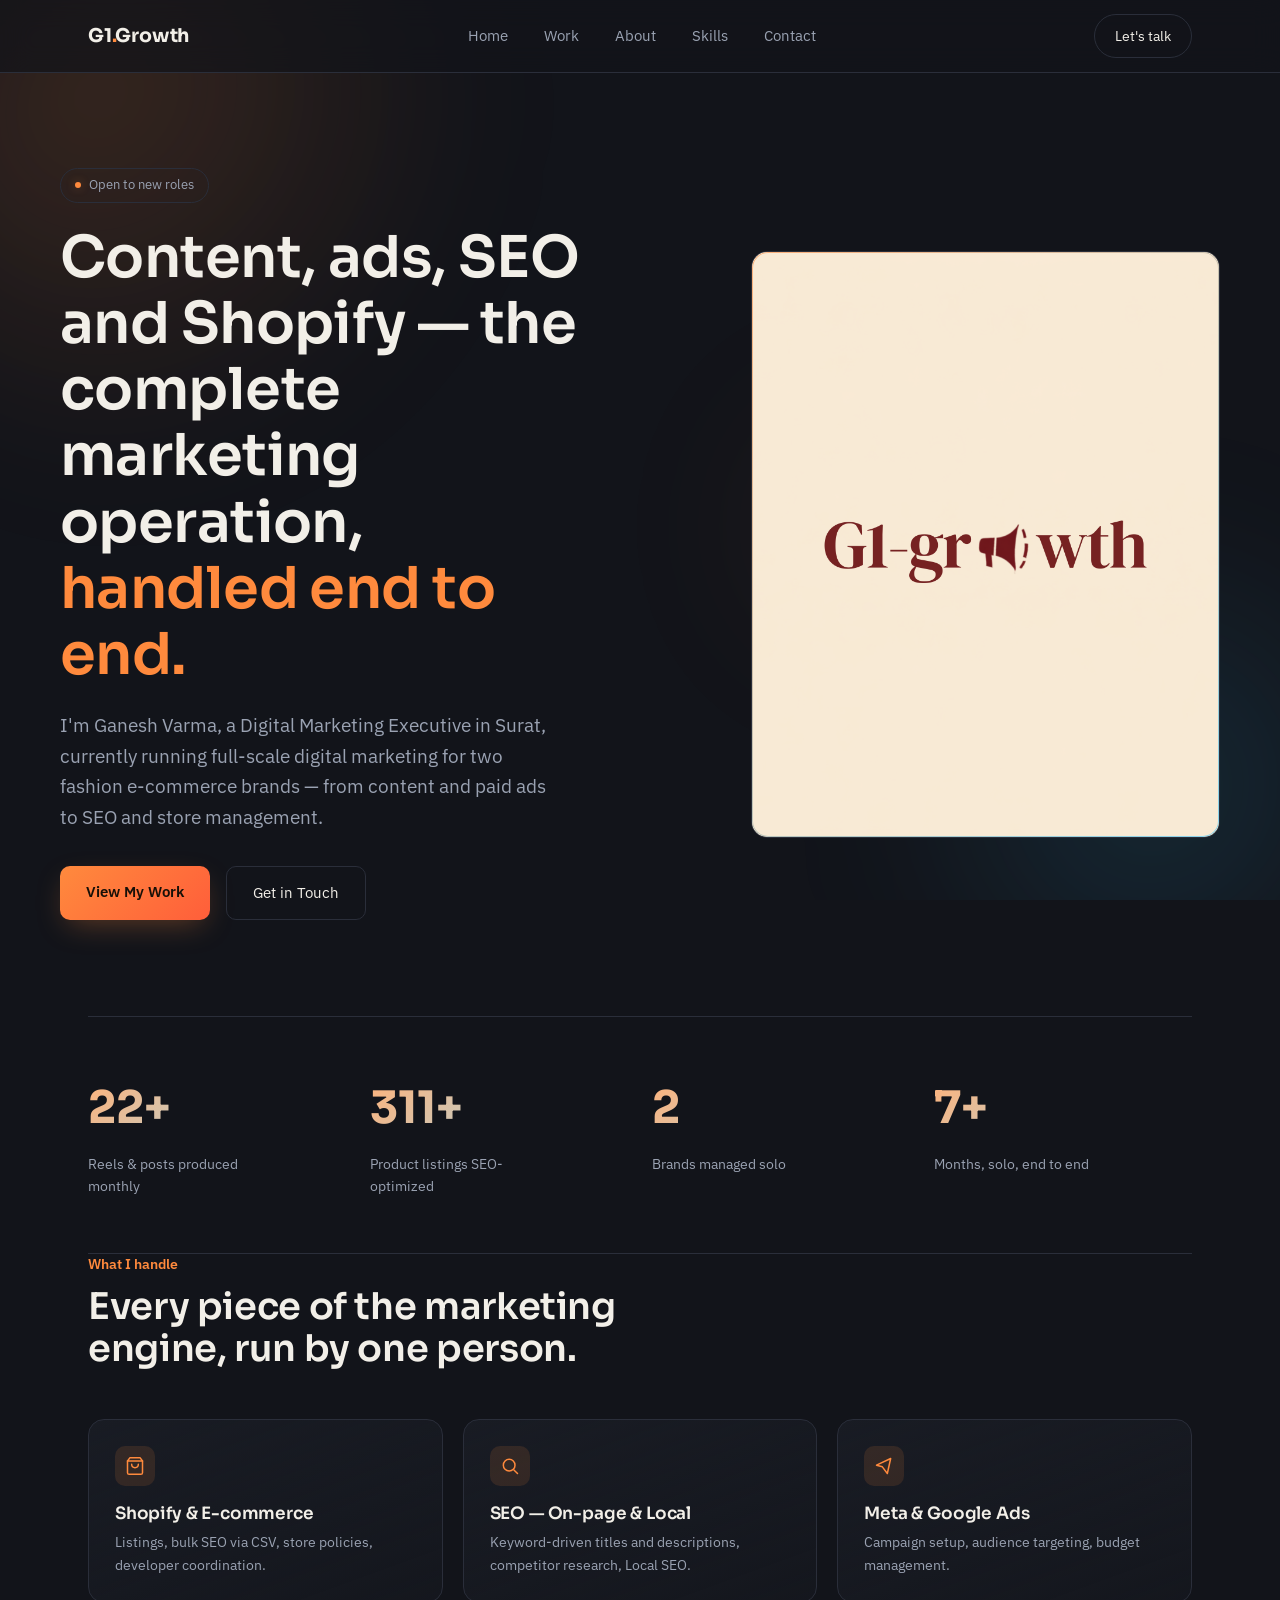
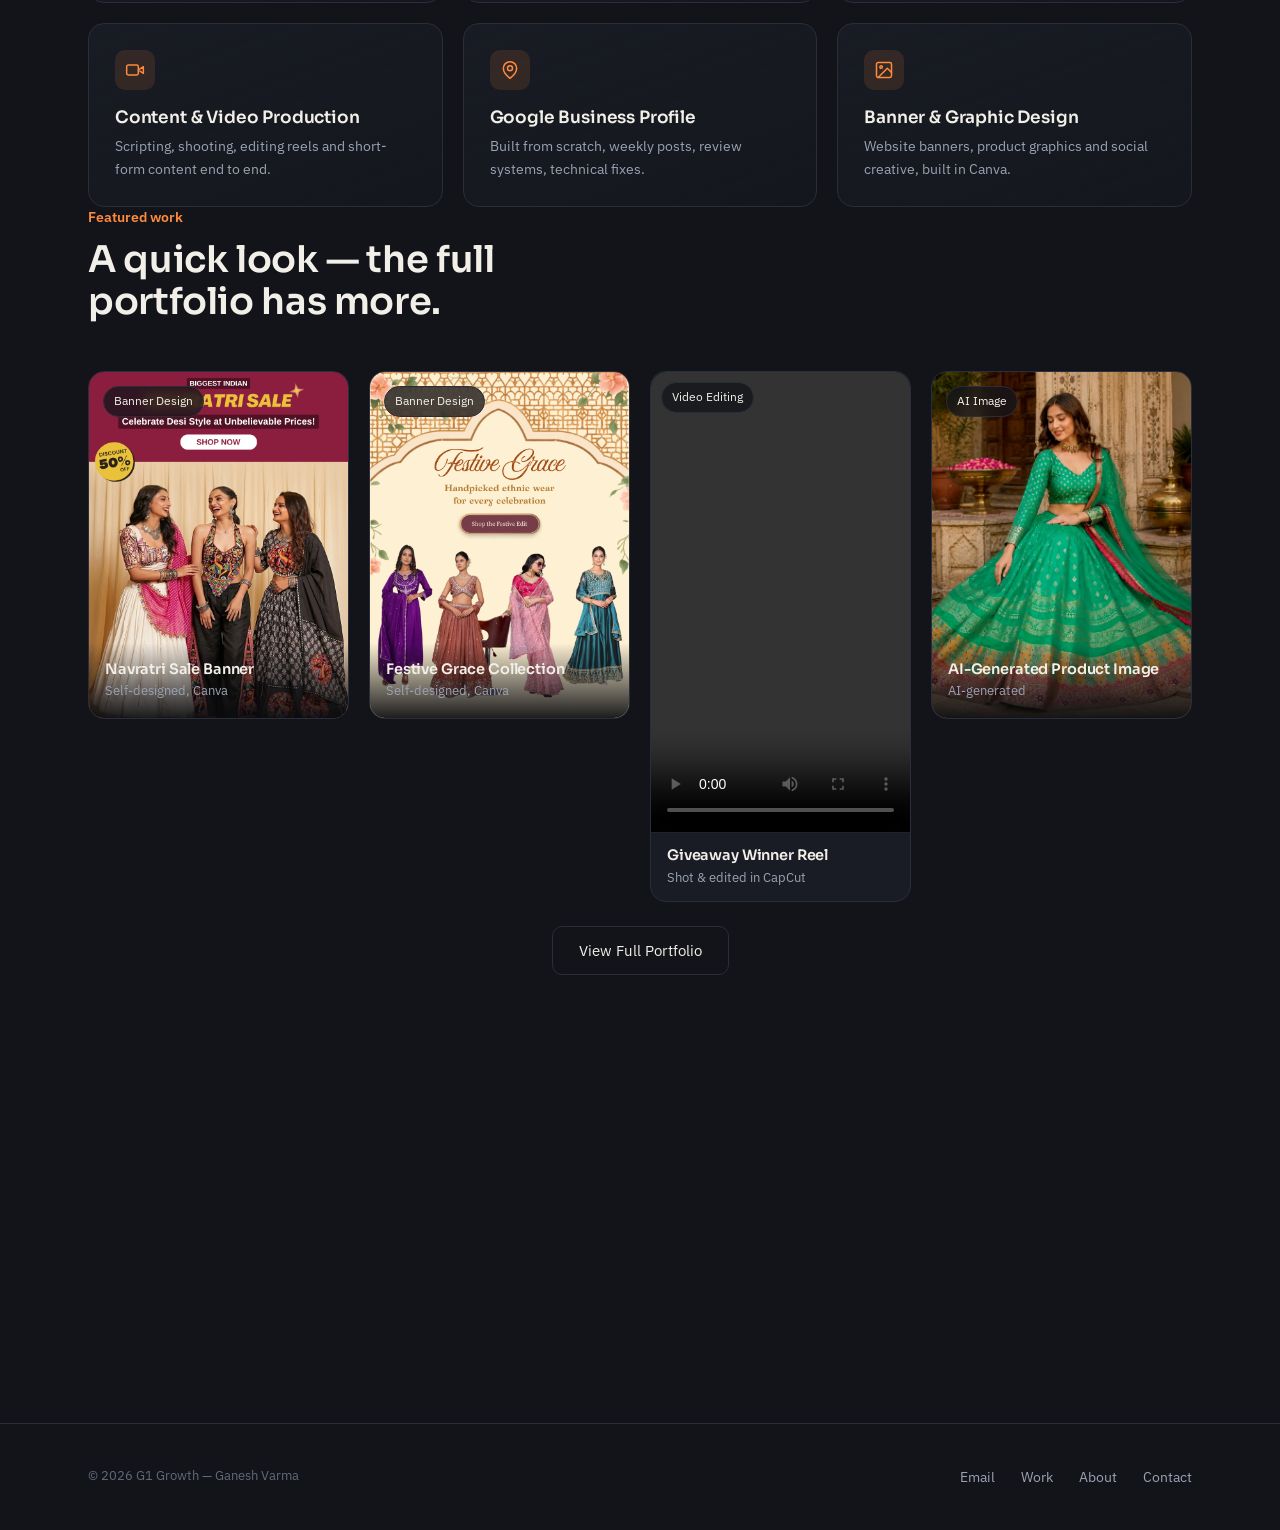
<file: index.html>
<!DOCTYPE html>
<html lang="en">
<head>

<!-- Google tag (gtag.js) -->
<script async src="https://www.googletagmanager.com/gtag/js?id=G-8WJJZ3M951"></script>
<script>
  window.dataLayer = window.dataLayer || [];
  function gtag(){dataLayer.push(arguments);}
  gtag('js', new Date());

  gtag('config', 'G-8WJJZ3M951');
</script>

<meta name="google-site-verification" content="4gYM3lG-DfyWp9-trk3fWMXSA1-OEh-nPseWlZ6TNWQ" />

<meta charset="UTF-8" />
<meta name="viewport" content="width=device-width, initial-scale=1.0" />
<title>Ganesh Varma | G1 Growth — Digital Marketing Executive</title>
<meta name="description" content="Ganesh Varma — solo digital marketing executive handling Shopify, SEO, ads, content and Google Business Profile end to end." />
<link rel="preconnect" href="https://fonts.googleapis.com" />
<link rel="preconnect" href="https://fonts.gstatic.com" crossorigin />
<link href="https://fonts.googleapis.com/css2?family=Sora:wght@500;600;700&family=IBM+Plex+Sans:wght@400;500;600&display=swap" rel="stylesheet" />
<link rel="stylesheet" href="css/style.css" />
</head>
<body>

<div class="ambient">
  <span class="b1"></span>
  <span class="b2"></span>
  <span class="b3"></span>
</div>

<nav class="nav">
  <div class="wrap">
    <a href="index.html" class="nav-mark">G1<span>.</span>Growth</a>
    <ul class="nav-links">
      <li><a href="index.html">Home</a></li>
      <li><a href="work.html">Work</a></li>
      <li><a href="about.html">About</a></li>
      <li><a href="skills.html">Skills</a></li>
      <li><a href="contact.html">Contact</a></li>
    </ul>
    <a href="contact.html" class="nav-cta">Let's talk</a>
  </div>
</nav>

<!-- ============ HERO ============ -->
<header class="hero wrap">
  <div>
    <span class="eyebrow-tag"><span class="dot"></span> Open to new roles</span>
    <h1>Content, ads, SEO and Shopify — the complete marketing operation, <span class="accent">handled end to end.</span></h1>
    <p class="hero-tagline">I'm Ganesh Varma, a Digital Marketing Executive in Surat, currently running full-scale digital marketing for two fashion e-commerce brands — from content and paid ads to SEO and store management.</p>
    <div class="hero-actions">
      <a href="work.html" class="btn-primary">View My Work</a>
      <a href="contact.html" class="btn-ghost">Get in Touch</a>
    </div>
  </div>
  <div class="hero-photo">
    <img src="images/my-photo.png" alt="Ganesh Varma" />
  </div>
</header>

<!-- ============ STATS ============ -->
<section class="wrap">
  <div class="stats reveal">
    <div>
      <div class="stat-num" data-count="25" data-suffix="+">0</div>
      <div class="stat-label">Reels &amp; posts produced monthly</div>
    </div>
    <div>
      <div class="stat-num" data-count="350" data-suffix="+">0</div>
      <div class="stat-label">Product listings SEO-optimized</div>
    </div>
    <div>
      <div class="stat-num" data-count="2">0</div>
      <div class="stat-label">Brands managed solo</div>
    </div>
    <div>
      <div class="stat-num" data-count="8" data-suffix="+">0</div>
      <div class="stat-label">Months, solo, end to end</div>
    </div>
  </div>
</section>

<!-- ============ SKILLS TEASER ============ -->
<section class="wrap" id="skills">
  <div class="section-head reveal">
    <div class="section-kicker">What I handle</div>
    <h2>Every piece of the marketing engine, run by one person.</h2>
  </div>
  <div class="skills-grid reveal reveal-stagger">
    <div class="skill-card" style="--i:0">
      <div class="skill-icon">
        <svg viewBox="0 0 24 24" fill="none" stroke="currentColor" stroke-width="1.8" stroke-linecap="round" stroke-linejoin="round"><path d="M6 2 3 6v14a2 2 0 0 0 2 2h14a2 2 0 0 0 2-2V6l-3-4Z"/><path d="M3 6h18"/><path d="M16 10a4 4 0 0 1-8 0"/></svg>
      </div>
      <h3>Shopify &amp; E-commerce</h3>
      <p>Listings, bulk SEO via CSV, store policies, developer coordination.</p>
    </div>
    <div class="skill-card" style="--i:1">
      <div class="skill-icon">
        <svg viewBox="0 0 24 24" fill="none" stroke="currentColor" stroke-width="1.8" stroke-linecap="round" stroke-linejoin="round"><circle cx="11" cy="11" r="7"/><path d="m21 21-4.3-4.3"/></svg>
      </div>
      <h3>SEO — On-page &amp; Local</h3>
      <p>Keyword-driven titles and descriptions, competitor research, Local SEO.</p>
    </div>
    <div class="skill-card" style="--i:2">
      <div class="skill-icon">
        <svg viewBox="0 0 24 24" fill="none" stroke="currentColor" stroke-width="1.8" stroke-linecap="round" stroke-linejoin="round"><path d="M3 11 20 3l-4 18-6-8-7-2Z"/></svg>
      </div>
      <h3>Meta &amp; Google Ads</h3>
      <p>Campaign setup, audience targeting, budget management.</p>
    </div>
    <div class="skill-card" style="--i:3">
      <div class="skill-icon">
        <svg viewBox="0 0 24 24" fill="none" stroke="currentColor" stroke-width="1.8" stroke-linecap="round" stroke-linejoin="round"><path d="m22 8-6 4 6 4V8Z"/><rect x="2" y="6" width="14" height="12" rx="2"/></svg>
      </div>
      <h3>Content &amp; Video Production</h3>
      <p>Scripting, shooting, editing reels and short-form content end to end.</p>
    </div>
    <div class="skill-card" style="--i:4">
      <div class="skill-icon">
        <svg viewBox="0 0 24 24" fill="none" stroke="currentColor" stroke-width="1.8" stroke-linecap="round" stroke-linejoin="round"><path d="M20 10c0 6-8 12-8 12s-8-6-8-12a8 8 0 0 1 16 0Z"/><circle cx="12" cy="10" r="3"/></svg>
      </div>
      <h3>Google Business Profile</h3>
      <p>Built from scratch, weekly posts, review systems, technical fixes.</p>
    </div>
    <div class="skill-card" style="--i:5">
      <div class="skill-icon">
        <svg viewBox="0 0 24 24" fill="none" stroke="currentColor" stroke-width="1.8" stroke-linecap="round" stroke-linejoin="round"><rect x="3" y="3" width="18" height="18" rx="2"/><circle cx="8.5" cy="8.5" r="1.5"/><path d="m21 15-5-5L5 21"/></svg>
      </div>
      <h3>Banner &amp; Graphic Design</h3>
      <p>Website banners, product graphics and social creative, built in Canva.</p>
    </div>
  </div>
</section>

<!-- ============ FEATURED WORK ============ -->
<section class="wrap" id="featured">
  <div class="section-head reveal">
    <div class="section-kicker">Featured work</div>
    <h2>A quick look — the full portfolio has more.</h2>
  </div>
  <div class="work-grid reveal reveal-stagger">
    <div class="work-card" style="--i:0">
      <span class="work-tag">Banner Design</span>
      <img src="images/work-navratri-banner.png" alt="Navratri Sale website banner" />
      <div class="work-caption">
        <h4>Navratri Sale Banner</h4>
        <p>Self-designed, Canva</p>
      </div>
    </div>
    <div class="work-card" style="--i:1">
      <span class="work-tag">Banner Design</span>
      <img src="images/work-festive-grace-banner.png" alt="Festive Grace collection banner" />
      <div class="work-caption">
        <h4>Festive Grace Collection</h4>
        <p>Self-designed, Canva</p>
      </div>
    </div>
    <div class="work-card video-card" style="--i:2">
      <div class="video-frame">
        <span class="work-tag">Video Editing</span>
        <video src="videos/work-giveaway-video.mp4" controls></video>
      </div>
      <div class="work-caption-static">
        <h4>Giveaway Winner Reel</h4>
        <p>Shot &amp; edited in CapCut</p>
      </div>
    </div>
    <div class="work-card" style="--i:3">
      <span class="work-tag">AI Image</span>
      <img src="images/green-lehenga-1.png" alt="AI-generated green lehenga" />
      <div class="work-caption">
        <h4>AI-Generated Product Image</h4>
        <p>AI-generated</p>
      </div>
    </div>
  </div>
  <div class="section-footer-action reveal">
    <a href="work.html" class="btn-ghost">View Full Portfolio</a>
  </div>
</section>

<!-- ============ CLOSING CTA ============ -->
<section class="wrap cta-section reveal">
  <h2>Looking for someone who can run the whole thing?</h2>
  <p>I'm currently open to full-time roles where I can own marketing end to end — happy to walk through any of the work above in more detail.</p>
  <a href="contact.html" class="btn-primary">Get in Touch</a>
</section>

<footer>
  <div class="wrap footer-inner">
    <div class="footer-copy">© 2026 G1 Growth — Ganesh Varma</div>
    <ul class="footer-links">
      <li><a href="mailto:ganeshvarma.work@gmail.com">Email</a></li>
      <li><a href="work.html">Work</a></li>
      <li><a href="about.html">About</a></li>
      <li><a href="contact.html">Contact</a></li>
    </ul>
  </div>
</footer>

<script src="js/script.js"></script>
</body>
</html>
</file>
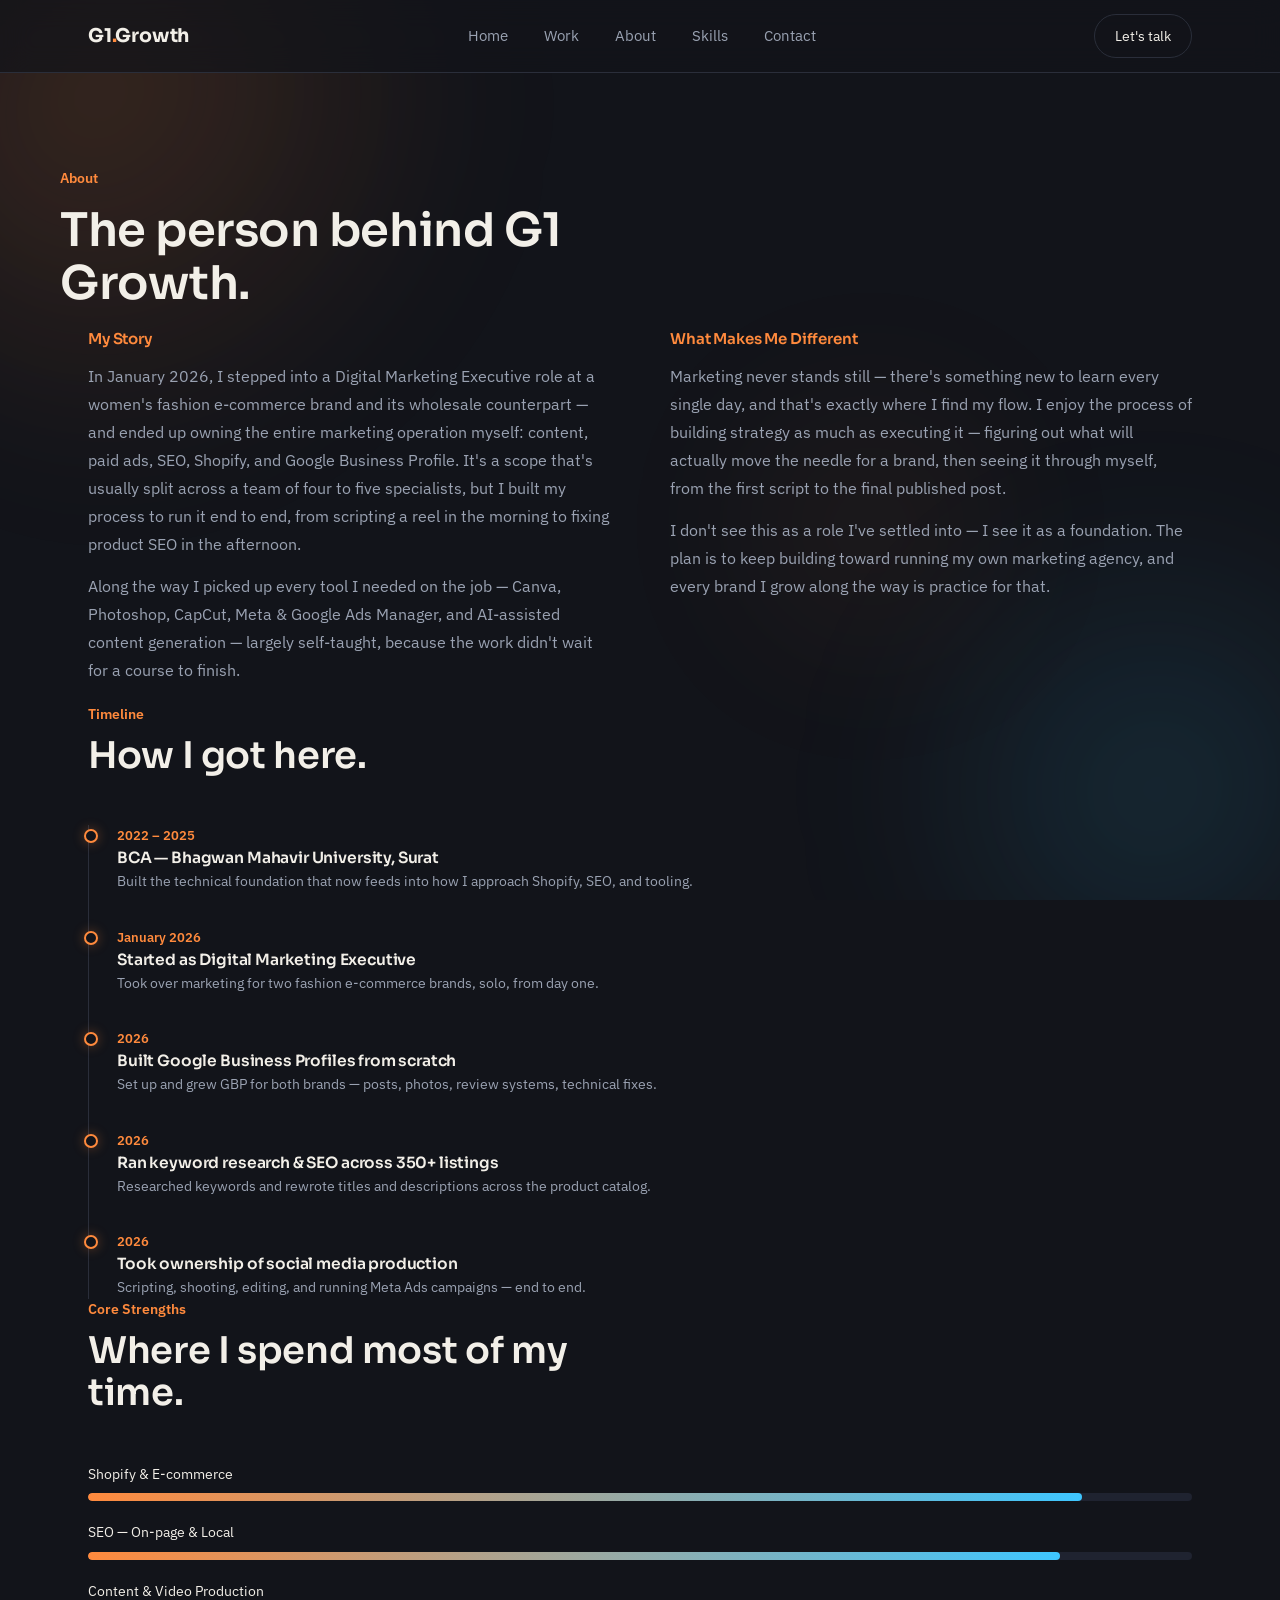
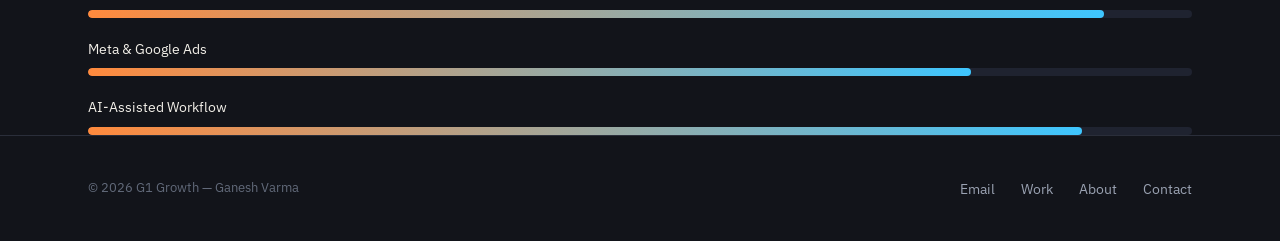
<file: about.html>
<!DOCTYPE html>
<html lang="en">
<head>

<!-- Google tag (gtag.js) -->
<script async src="https://www.googletagmanager.com/gtag/js?id=G-8WJJZ3M951"></script>
<script>
  window.dataLayer = window.dataLayer || [];
  function gtag(){dataLayer.push(arguments);}
  gtag('js', new Date());

  gtag('config', 'G-8WJJZ3M951');
</script>

<meta charset="UTF-8" />
<meta name="viewport" content="width=device-width, initial-scale=1.0" />
<title>About — Ganesh Varma | G1 Growth</title>
<meta name="description" content="About Ganesh Varma — Digital Marketing Executive, the story behind G1 Growth." />
<link rel="preconnect" href="https://fonts.googleapis.com" />
<link rel="preconnect" href="https://fonts.gstatic.com" crossorigin />
<link href="https://fonts.googleapis.com/css2?family=Sora:wght@500;600;700&family=IBM+Plex+Sans:wght@400;500;600&display=swap" rel="stylesheet" />
<link rel="stylesheet" href="css/style.css" />
</head>
<body>

<div class="ambient">
  <span class="b1"></span>
  <span class="b2"></span>
  <span class="b3"></span>
</div>

<nav class="nav">
  <div class="wrap">
    <a href="index.html" class="nav-mark">G1<span>.</span>Growth</a>
    <ul class="nav-links">
      <li><a href="index.html">Home</a></li>
      <li><a href="work.html">Work</a></li>
      <li><a href="about.html">About</a></li>
      <li><a href="skills.html">Skills</a></li>
      <li><a href="contact.html">Contact</a></li>
    </ul>
    <a href="contact.html" class="nav-cta">Let's talk</a>
  </div>
</nav>

<header class="page-header wrap">
  <div class="section-kicker">About</div>
  <h1>The person behind G1 Growth.</h1>
</header>

<section class="wrap about-grid">
  <div class="about-block reveal">
    <h3>My Story</h3>
    <p>In January 2026, I stepped into a Digital Marketing Executive role at a women's fashion e-commerce brand and its wholesale counterpart — and ended up owning the entire marketing operation myself: content, paid ads, SEO, Shopify, and Google Business Profile. It's a scope that's usually split across a team of four to five specialists, but I built my process to run it end to end, from scripting a reel in the morning to fixing product SEO in the afternoon.</p>
    <p>Along the way I picked up every tool I needed on the job — Canva, Photoshop, CapCut, Meta &amp; Google Ads Manager, and AI-assisted content generation — largely self-taught, because the work didn't wait for a course to finish.</p>
  </div>
  <div class="about-block reveal">
    <h3>What Makes Me Different</h3>
    <p>Marketing never stands still — there's something new to learn every single day, and that's exactly where I find my flow. I enjoy the process of building strategy as much as executing it — figuring out what will actually move the needle for a brand, then seeing it through myself, from the first script to the final published post.</p>
    <p>I don't see this as a role I've settled into — I see it as a foundation. The plan is to keep building toward running my own marketing agency, and every brand I grow along the way is practice for that.</p>
  </div>
</section>

<section class="wrap">
  <div class="section-head reveal">
    <div class="section-kicker">Timeline</div>
    <h2>How I got here.</h2>
  </div>
  <div class="timeline reveal reveal-stagger">
    <div class="timeline-item" style="--i:0">
      <div class="t-date">2022 – 2025</div>
      <h4>BCA — Bhagwan Mahavir University, Surat</h4>
      <p>Built the technical foundation that now feeds into how I approach Shopify, SEO, and tooling.</p>
    </div>
    <div class="timeline-item" style="--i:1">
      <div class="t-date">January 2026</div>
      <h4>Started as Digital Marketing Executive</h4>
      <p>Took over marketing for two fashion e-commerce brands, solo, from day one.</p>
    </div>
    <div class="timeline-item" style="--i:2">
      <div class="t-date">2026</div>
      <h4>Built Google Business Profiles from scratch</h4>
      <p>Set up and grew GBP for both brands — posts, photos, review systems, technical fixes.</p>
    </div>
    <div class="timeline-item" style="--i:3">
      <div class="t-date">2026</div>
      <h4>Ran keyword research &amp; SEO across 350+ listings</h4>
      <p>Researched keywords and rewrote titles and descriptions across the product catalog.</p>
    </div>
    <div class="timeline-item" style="--i:4">
      <div class="t-date">2026</div>
      <h4>Took ownership of social media production</h4>
      <p>Scripting, shooting, editing, and running Meta Ads campaigns — end to end.</p>
    </div>
  </div>
</section>

<section class="wrap">
  <div class="section-head reveal">
    <div class="section-kicker">Core Strengths</div>
    <h2>Where I spend most of my time.</h2>
  </div>
  <div class="meter-list reveal reveal-stagger">
    <div class="meter-row" style="--i:0">
      <div class="meter-label"><span>Shopify &amp; E-commerce</span></div>
      <div class="meter-track"><div class="meter-fill" style="--fill: 90%"></div></div>
    </div>
    <div class="meter-row" style="--i:1">
      <div class="meter-label"><span>SEO — On-page &amp; Local</span></div>
      <div class="meter-track"><div class="meter-fill" style="--fill: 88%"></div></div>
    </div>
    <div class="meter-row" style="--i:2">
      <div class="meter-label"><span>Content &amp; Video Production</span></div>
      <div class="meter-track"><div class="meter-fill" style="--fill: 92%"></div></div>
    </div>
    <div class="meter-row" style="--i:3">
      <div class="meter-label"><span>Meta &amp; Google Ads</span></div>
      <div class="meter-track"><div class="meter-fill" style="--fill: 80%"></div></div>
    </div>
    <div class="meter-row" style="--i:4">
      <div class="meter-label"><span>AI-Assisted Workflow</span></div>
      <div class="meter-track"><div class="meter-fill" style="--fill: 90%"></div></div>
    </div>
  </div>
</section>

<footer>
  <div class="wrap footer-inner">
    <div class="footer-copy">© 2026 G1 Growth — Ganesh Varma</div>
    <ul class="footer-links">
      <li><a href="mailto:ganeshvarma.work@gmail.com">Email</a></li>
      <li><a href="work.html">Work</a></li>
      <li><a href="about.html">About</a></li>
      <li><a href="contact.html">Contact</a></li>
    </ul>
  </div>
</footer>

<script src="js/script.js"></script>
</body>
</html>
</file>
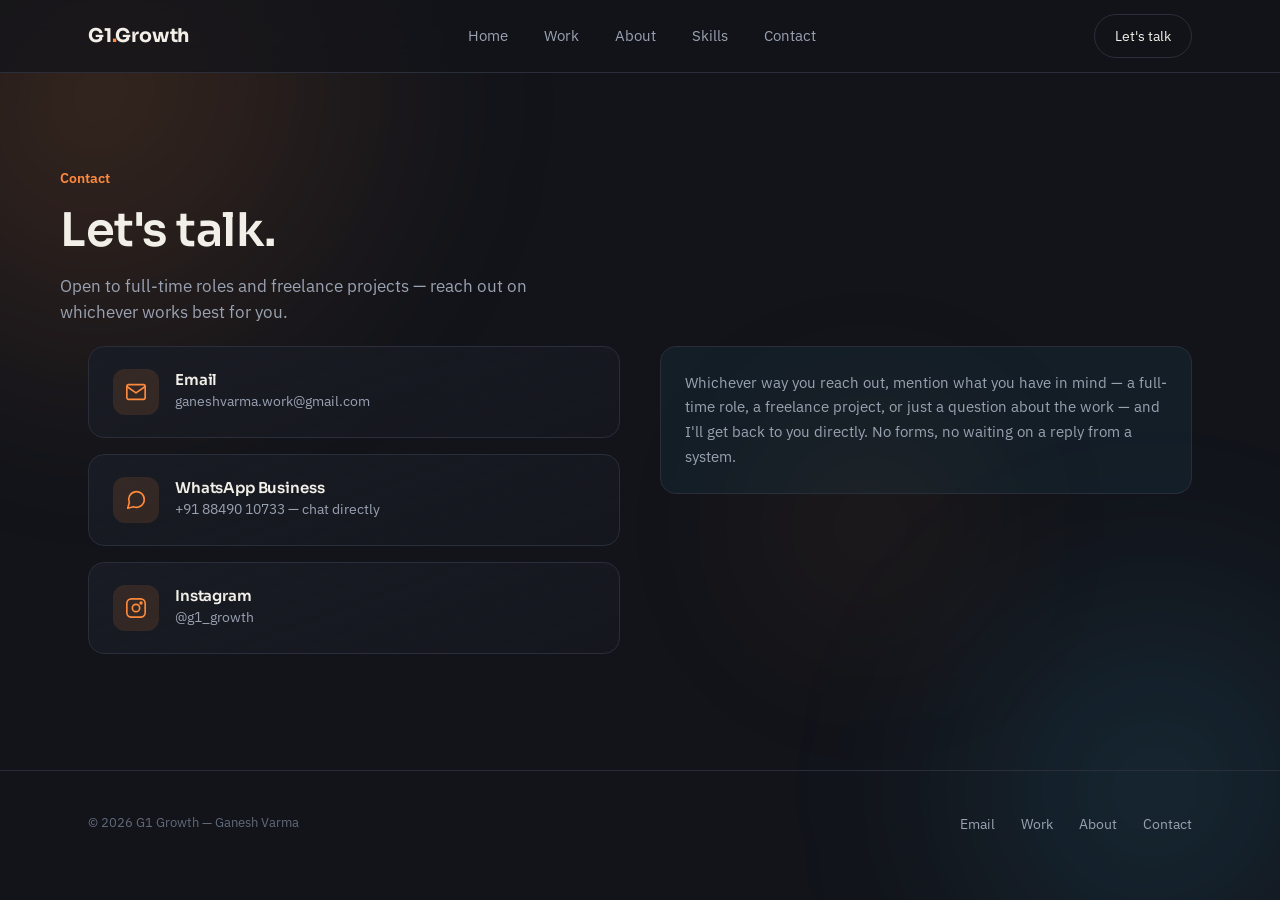
<file: contact.html>
<!DOCTYPE html>
<html lang="en">
<head>

<!-- Google tag (gtag.js) -->
<script async src="https://www.googletagmanager.com/gtag/js?id=G-8WJJZ3M951"></script>
<script>
  window.dataLayer = window.dataLayer || [];
  function gtag(){dataLayer.push(arguments);}
  gtag('js', new Date());

  gtag('config', 'G-8WJJZ3M951');
</script>

<meta charset="UTF-8" />
<meta name="viewport" content="width=device-width, initial-scale=1.0" />
<title>Contact — Ganesh Varma | G1 Growth</title>
<meta name="description" content="Get in touch with Ganesh Varma — email, WhatsApp, or Instagram." />
<link rel="preconnect" href="https://fonts.googleapis.com" />
<link rel="preconnect" href="https://fonts.gstatic.com" crossorigin />
<link href="https://fonts.googleapis.com/css2?family=Sora:wght@500;600;700&family=IBM+Plex+Sans:wght@400;500;600&display=swap" rel="stylesheet" />
<link rel="stylesheet" href="css/style.css" />
</head>
<body>

<div class="ambient">
  <span class="b1"></span>
  <span class="b2"></span>
  <span class="b3"></span>
</div>

<nav class="nav">
  <div class="wrap">
    <a href="index.html" class="nav-mark">G1<span>.</span>Growth</a>
    <ul class="nav-links">
      <li><a href="index.html">Home</a></li>
      <li><a href="work.html">Work</a></li>
      <li><a href="about.html">About</a></li>
      <li><a href="skills.html">Skills</a></li>
      <li><a href="contact.html">Contact</a></li>
    </ul>
    <a href="contact.html" class="nav-cta">Let's talk</a>
  </div>
</nav>

<header class="page-header wrap">
  <div class="section-kicker">Contact</div>
  <h1>Let's talk.</h1>
  <p>Open to full-time roles and freelance projects — reach out on whichever works best for you.</p>
</header>

<section class="wrap contact-wrap">
  <div class="reveal">
    <a href="mailto:ganeshvarma.work@gmail.com" class="contact-card">
      <div class="contact-icon">
        <svg viewBox="0 0 24 24" fill="none" stroke="currentColor" stroke-width="1.8" stroke-linecap="round" stroke-linejoin="round"><rect x="2" y="4" width="20" height="16" rx="2"/><path d="m22 6-10 7L2 6"/></svg>
      </div>
      <div>
        <h4>Email</h4>
        <p>ganeshvarma.work@gmail.com</p>
      </div>
    </a>

    <a href="https://wa.me/918849010733" target="_blank" rel="noopener" class="contact-card">
      <div class="contact-icon">
        <svg viewBox="0 0 24 24" fill="none" stroke="currentColor" stroke-width="1.8" stroke-linecap="round" stroke-linejoin="round"><path d="M21 11.5a8.5 8.5 0 0 1-11.8 7.8L3 21l1.7-6.2A8.5 8.5 0 1 1 21 11.5Z"/></svg>
      </div>
      <div>
        <h4>WhatsApp Business</h4>
        <p>+91 88490 10733 — chat directly</p>
      </div>
    </a>

    <a href="https://www.instagram.com/g1_growth/" target="_blank" rel="noopener" class="contact-card">
      <div class="contact-icon">
        <svg viewBox="0 0 24 24" fill="none" stroke="currentColor" stroke-width="1.8" stroke-linecap="round" stroke-linejoin="round"><rect x="2" y="2" width="20" height="20" rx="5"/><circle cx="12" cy="12" r="4"/><circle cx="17.5" cy="6.5" r="1"/></svg>
      </div>
      <div>
        <h4>Instagram</h4>
        <p>@g1_growth</p>
      </div>
    </a>
  </div>

  <div class="reveal">
    <div class="contact-note">
      <p>Whichever way you reach out, mention what you have in mind — a full-time role, a freelance project, or just a question about the work — and I'll get back to you directly. No forms, no waiting on a reply from a system.</p>
    </div>
  </div>
</section>

<footer>
  <div class="wrap footer-inner">
    <div class="footer-copy">© 2026 G1 Growth — Ganesh Varma</div>
    <ul class="footer-links">
      <li><a href="mailto:ganeshvarma.work@gmail.com">Email</a></li>
      <li><a href="work.html">Work</a></li>
      <li><a href="about.html">About</a></li>
      <li><a href="contact.html">Contact</a></li>
    </ul>
  </div>
</footer>

<script src="js/script.js"></script>
</body>
</html>
</file>
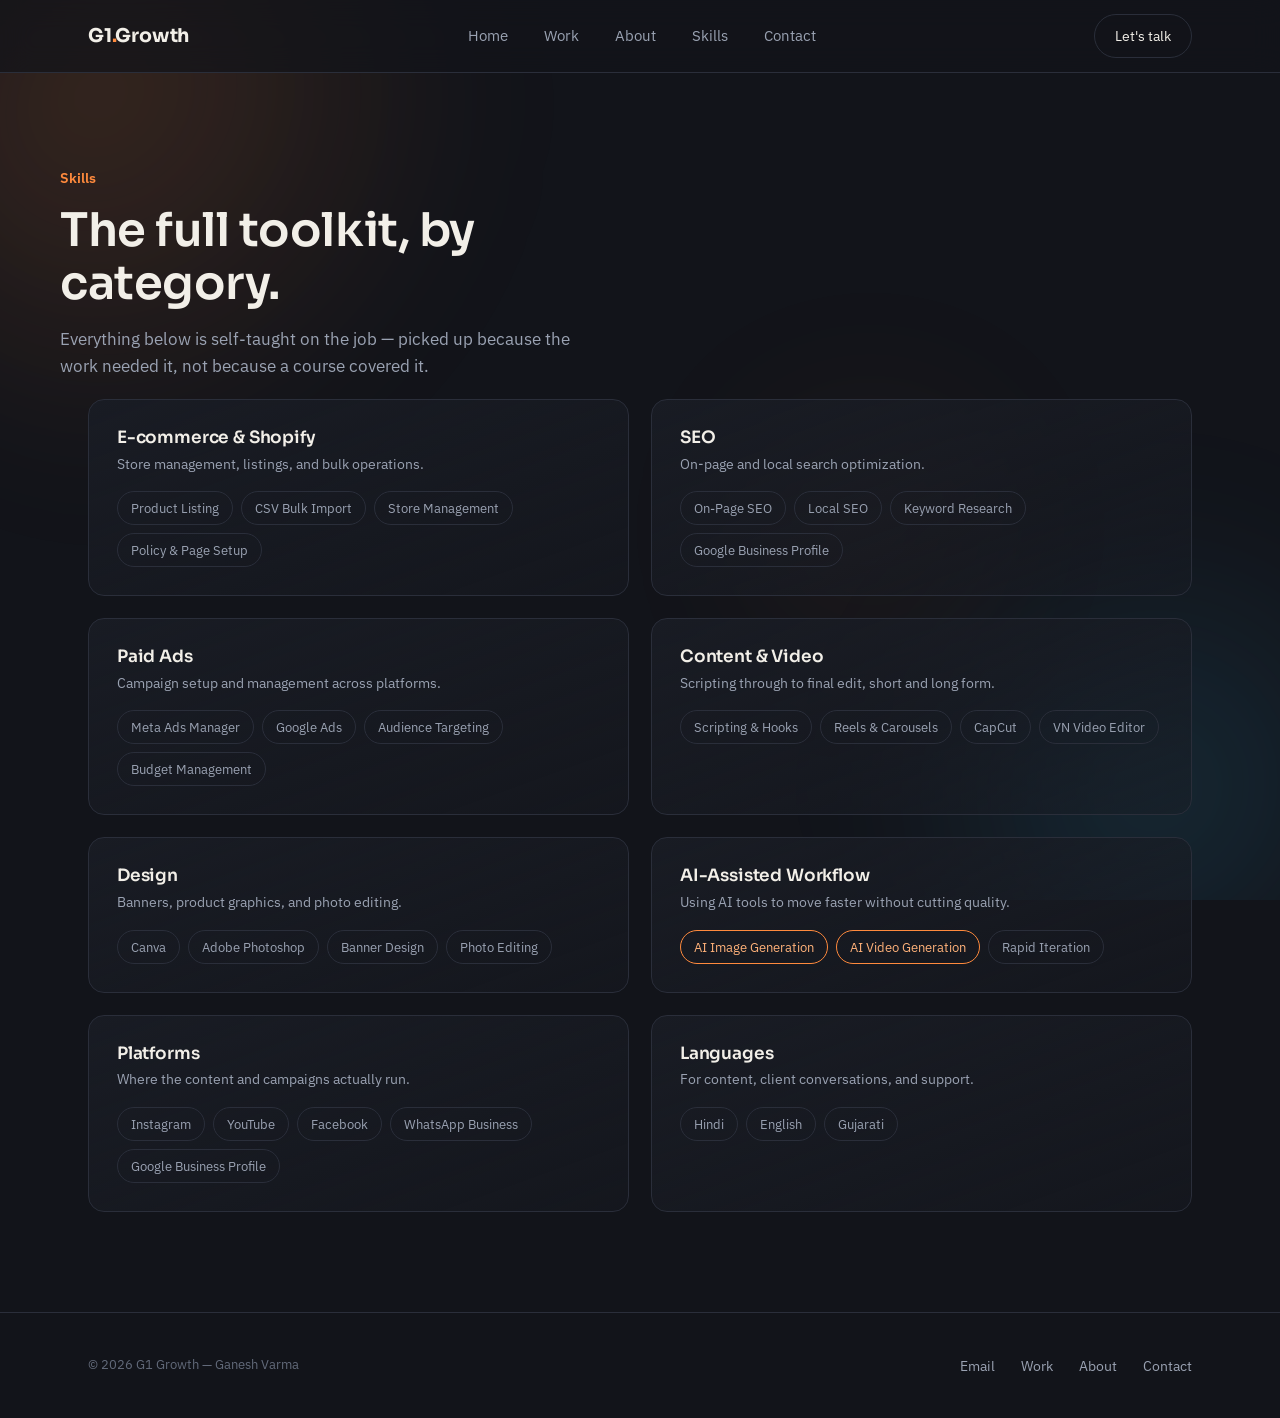
<file: skills.html>
<!DOCTYPE html>
<html lang="en">
<head>

<!-- Google tag (gtag.js) -->
<script async src="https://www.googletagmanager.com/gtag/js?id=G-8WJJZ3M951"></script>
<script>
  window.dataLayer = window.dataLayer || [];
  function gtag(){dataLayer.push(arguments);}
  gtag('js', new Date());

  gtag('config', 'G-8WJJZ3M951');
</script>

<meta charset="UTF-8" />
<meta name="viewport" content="width=device-width, initial-scale=1.0" />
<title>Skills — Ganesh Varma | G1 Growth</title>
<meta name="description" content="Full skill set — Shopify, SEO, Ads, content production, design tools and AI-assisted workflow." />
<link rel="preconnect" href="https://fonts.googleapis.com" />
<link rel="preconnect" href="https://fonts.gstatic.com" crossorigin />
<link href="https://fonts.googleapis.com/css2?family=Sora:wght@500;600;700&family=IBM+Plex+Sans:wght@400;500;600&display=swap" rel="stylesheet" />
<link rel="stylesheet" href="css/style.css" />
</head>
<body>

<div class="ambient">
  <span class="b1"></span>
  <span class="b2"></span>
  <span class="b3"></span>
</div>

<nav class="nav">
  <div class="wrap">
    <a href="index.html" class="nav-mark">G1<span>.</span>Growth</a>
    <ul class="nav-links">
      <li><a href="index.html">Home</a></li>
      <li><a href="work.html">Work</a></li>
      <li><a href="about.html">About</a></li>
      <li><a href="skills.html">Skills</a></li>
      <li><a href="contact.html">Contact</a></li>
    </ul>
    <a href="contact.html" class="nav-cta">Let's talk</a>
  </div>
</nav>

<header class="page-header wrap">
  <div class="section-kicker">Skills</div>
  <h1>The full toolkit, by category.</h1>
  <p>Everything below is self-taught on the job — picked up because the work needed it, not because a course covered it.</p>
</header>

<section class="wrap skills-page-grid">

  <div class="skill-category reveal">
    <h3>E-commerce &amp; Shopify</h3>
    <p class="cat-desc">Store management, listings, and bulk operations.</p>
    <div class="tag-row">
      <span class="tag-chip">Product Listing</span>
      <span class="tag-chip">CSV Bulk Import</span>
      <span class="tag-chip">Store Management</span>
      <span class="tag-chip">Policy &amp; Page Setup</span>
    </div>
  </div>

  <div class="skill-category reveal">
    <h3>SEO</h3>
    <p class="cat-desc">On-page and local search optimization.</p>
    <div class="tag-row">
      <span class="tag-chip">On-Page SEO</span>
      <span class="tag-chip">Local SEO</span>
      <span class="tag-chip">Keyword Research</span>
      <span class="tag-chip">Google Business Profile</span>
    </div>
  </div>

  <div class="skill-category reveal">
    <h3>Paid Ads</h3>
    <p class="cat-desc">Campaign setup and management across platforms.</p>
    <div class="tag-row">
      <span class="tag-chip">Meta Ads Manager</span>
      <span class="tag-chip">Google Ads</span>
      <span class="tag-chip">Audience Targeting</span>
      <span class="tag-chip">Budget Management</span>
    </div>
  </div>

  <div class="skill-category reveal">
    <h3>Content &amp; Video</h3>
    <p class="cat-desc">Scripting through to final edit, short and long form.</p>
    <div class="tag-row">
      <span class="tag-chip">Scripting &amp; Hooks</span>
      <span class="tag-chip">Reels &amp; Carousels</span>
      <span class="tag-chip">CapCut</span>
      <span class="tag-chip">VN Video Editor</span>
    </div>
  </div>

  <div class="skill-category reveal">
    <h3>Design</h3>
    <p class="cat-desc">Banners, product graphics, and photo editing.</p>
    <div class="tag-row">
      <span class="tag-chip">Canva</span>
      <span class="tag-chip">Adobe Photoshop</span>
      <span class="tag-chip">Banner Design</span>
      <span class="tag-chip">Photo Editing</span>
    </div>
  </div>

  <div class="skill-category reveal">
    <h3>AI-Assisted Workflow</h3>
    <p class="cat-desc">Using AI tools to move faster without cutting quality.</p>
    <div class="tag-row">
      <span class="tag-chip highlight">AI Image Generation</span>
      <span class="tag-chip highlight">AI Video Generation</span>
      <span class="tag-chip">Rapid Iteration</span>
    </div>
  </div>

  <div class="skill-category reveal">
    <h3>Platforms</h3>
    <p class="cat-desc">Where the content and campaigns actually run.</p>
    <div class="tag-row">
      <span class="tag-chip">Instagram</span>
      <span class="tag-chip">YouTube</span>
      <span class="tag-chip">Facebook</span>
      <span class="tag-chip">WhatsApp Business</span>
      <span class="tag-chip">Google Business Profile</span>
    </div>
  </div>

  <div class="skill-category reveal">
    <h3>Languages</h3>
    <p class="cat-desc">For content, client conversations, and support.</p>
    <div class="tag-row">
      <span class="tag-chip">Hindi</span>
      <span class="tag-chip">English</span>
      <span class="tag-chip">Gujarati</span>
    </div>
  </div>

</section>

<footer>
  <div class="wrap footer-inner">
    <div class="footer-copy">© 2026 G1 Growth — Ganesh Varma</div>
    <ul class="footer-links">
      <li><a href="mailto:ganeshvarma.work@gmail.com">Email</a></li>
      <li><a href="work.html">Work</a></li>
      <li><a href="about.html">About</a></li>
      <li><a href="contact.html">Contact</a></li>
    </ul>
  </div>
</footer>

<script src="js/script.js"></script>
</body>
</html>
</file>
<file: css/style.css>
/* ============================================
   Ganesh Varma — Portfolio
   Design tokens
   ============================================ */
:root {
  --bg: #12141a;
  --bg-elevated: #191c24;
  --bg-elevated-2: #1f2330;
  --border: #2a2e3a;
  --text: #f2efe8;
  --text-muted: #9aa2b2;
  --text-faint: #626a7a;

  --orange: #ff8a3d;
  --orange-soft: #ffb27a;
  --blue: #3ec6ff;
  --blue-soft: #8fe0ff;

  --glow-orange: rgba(255, 138, 61, 0.35);
  --glow-blue: rgba(62, 198, 255, 0.28);

  --font-display: "Sora", "Segoe UI", sans-serif;
  --font-body: "IBM Plex Sans", "Segoe UI", sans-serif;

  --container: 1160px;
  --radius-sm: 10px;
  --radius-md: 16px;
  --ease: cubic-bezier(0.16, 1, 0.3, 1);
}

* { box-sizing: border-box; }
html { scroll-behavior: smooth; }

@media (prefers-reduced-motion: reduce) {
  html { scroll-behavior: auto; }
  *, *::before, *::after {
    animation-duration: 0.001ms !important;
    animation-iteration-count: 1 !important;
    transition-duration: 0.001ms !important;
  }
}

body {
  margin: 0;
  background: var(--bg);
  color: var(--text);
  font-family: var(--font-body);
  font-size: 16px;
  line-height: 1.6;
  -webkit-font-smoothing: antialiased;
  overflow-x: hidden;
}

h1, h2, h3, h4 {
  font-family: var(--font-display);
  margin: 0;
  line-height: 1.15;
  font-weight: 600;
  letter-spacing: -0.01em;
}

p { margin: 0; }
a { color: inherit; text-decoration: none; }
img { max-width: 100%; display: block; }
button { font-family: inherit; cursor: pointer; }

.wrap {
  max-width: var(--container);
  margin: 0 auto;
  padding: 0 28px;
}

/* ============================================
   Ambient drifting background — behind everything
   ============================================ */
.ambient {
  position: fixed;
  inset: 0;
  z-index: -1;
  overflow: hidden;
  pointer-events: none;
}

.ambient span {
  position: absolute;
  border-radius: 50%;
  filter: blur(90px);
  opacity: 0.55;
  will-change: transform;
}

.ambient .b1 {
  width: 46vw;
  height: 46vw;
  top: -12%;
  left: -8%;
  background: radial-gradient(circle at 30% 30%, var(--glow-orange), transparent 70%);
  animation: driftA 26s ease-in-out infinite alternate;
}

.ambient .b2 {
  width: 38vw;
  height: 38vw;
  bottom: -10%;
  right: -6%;
  background: radial-gradient(circle at 60% 60%, var(--glow-blue), transparent 70%);
  animation: driftB 32s ease-in-out infinite alternate;
}

.ambient .b3 {
  width: 26vw;
  height: 26vw;
  top: 40%;
  left: 55%;
  background: radial-gradient(circle, var(--glow-orange), transparent 72%);
  opacity: 0.28;
  animation: driftC 22s ease-in-out infinite alternate;
}

@keyframes driftA {
  0%   { transform: translate(0, 0) scale(1); }
  100% { transform: translate(6vw, 8vh) scale(1.15); }
}
@keyframes driftB {
  0%   { transform: translate(0, 0) scale(1); }
  100% { transform: translate(-5vw, -6vh) scale(1.1); }
}
@keyframes driftC {
  0%   { transform: translate(-4vw, 3vh) scale(0.9); }
  100% { transform: translate(3vw, -4vh) scale(1.05); }
}

/* ============================================
   Nav
   ============================================ */
.nav {
  position: fixed;
  top: 0;
  left: 0;
  right: 0;
  z-index: 50;
  backdrop-filter: blur(14px);
  background: rgba(18, 20, 26, 0.72);
  border-bottom: 1px solid var(--border);
}

.nav .wrap {
  display: flex;
  align-items: center;
  justify-content: space-between;
  height: 72px;
}

.nav-mark {
  font-family: var(--font-display);
  font-weight: 700;
  font-size: 19px;
  letter-spacing: -0.01em;
}
.nav-mark span { color: var(--orange); }

.nav-links {
  display: flex;
  gap: 36px;
  list-style: none;
  margin: 0;
  padding: 0;
}

.nav-links a {
  font-size: 14.5px;
  color: var(--text-muted);
  transition: color 0.25s var(--ease);
  position: relative;
}
.nav-links a:hover { color: var(--text); }

.nav-cta {
  padding: 10px 20px;
  border-radius: 999px;
  border: 1px solid var(--border);
  font-size: 14px;
  color: var(--text);
  transition: border-color 0.25s var(--ease), background 0.25s var(--ease);
}
.nav-cta:hover {
  border-color: var(--orange);
  background: rgba(255, 138, 61, 0.08);
}

@media (max-width: 780px) {
  .nav-links { display: none; }
}

/* ============================================
   Hero
   ============================================ */
.hero {
  position: relative;
  padding: 168px 0 96px;
  display: grid;
  grid-template-columns: 1.15fr 0.85fr;
  gap: 56px;
  align-items: center;
}

@media (max-width: 900px) {
  .hero {
    grid-template-columns: 1fr;
    padding-top: 132px;
    text-align: left;
  }
  .hero-photo { order: -1; max-width: 220px; }
}

.eyebrow-tag {
  display: inline-flex;
  align-items: center;
  gap: 8px;
  font-size: 13px;
  color: var(--text-muted);
  padding: 6px 14px;
  border: 1px solid var(--border);
  border-radius: 999px;
  margin-bottom: 22px;
}
.eyebrow-tag .dot {
  width: 6px;
  height: 6px;
  border-radius: 50%;
  background: var(--orange);
  box-shadow: 0 0 10px var(--glow-orange);
}

.hero h1 {
  font-size: clamp(2.4rem, 4.6vw, 3.6rem);
  max-width: 12ch;
}

.hero .accent { color: var(--orange); }

.hero-tagline {
  margin-top: 22px;
  font-size: 19px;
  color: var(--text-muted);
  max-width: 46ch;
}

.hero-actions {
  margin-top: 34px;
  display: flex;
  gap: 16px;
  flex-wrap: wrap;
}

.btn-primary {
  padding: 14px 26px;
  border-radius: var(--radius-sm);
  border: none;
  background: linear-gradient(135deg, var(--orange), #ff5e3a);
  color: #171008;
  font-weight: 600;
  font-size: 15px;
  box-shadow: 0 10px 30px -8px var(--glow-orange);
  transition: transform 0.25s var(--ease), box-shadow 0.25s var(--ease);
}
.btn-primary:hover {
  transform: translateY(-2px);
  box-shadow: 0 14px 34px -6px var(--glow-orange);
}

.btn-ghost {
  padding: 14px 26px;
  border-radius: var(--radius-sm);
  border: 1px solid var(--border);
  color: var(--text);
  font-size: 15px;
  transition: border-color 0.25s var(--ease), color 0.25s var(--ease);
}
.btn-ghost:hover { border-color: var(--blue); color: var(--blue-soft); }

.hero-photo {
  position: relative;
  aspect-ratio: 4 / 5;
  border-radius: var(--radius-md);
  overflow: hidden;
  border: 1px solid var(--border);
  opacity: 0;
  transform: scale(1.04);
  animation: photoReveal 1.1s var(--ease) 0.2s forwards;
}

@keyframes photoReveal {
  to { opacity: 1; transform: scale(1); }
}

.hero-photo::after {
  content: "";
  position: absolute;
  inset: 0;
  border-radius: inherit;
  padding: 1px;
  background: linear-gradient(135deg, var(--orange), var(--blue));
  -webkit-mask: linear-gradient(#000 0 0) content-box, linear-gradient(#000 0 0);
  -webkit-mask-composite: xor;
  mask-composite: exclude;
  opacity: 0.6;
}

.hero-photo .placeholder {
  width: 100%;
  height: 100%;
  display: flex;
  align-items: center;
  justify-content: center;
  background: linear-gradient(160deg, var(--bg-elevated-2), var(--bg-elevated));
  font-family: var(--font-display);
  font-size: 64px;
  font-weight: 700;
  color: var(--text-faint);
}

/* ============================================
   Section scaffolding + scroll reveal
   ============================================ */
section { position: relative; padding: 84px 0; }

.section-head {
  max-width: 54ch;
  margin-bottom: 48px;
}

.section-kicker {
  color: var(--orange);
  font-size: 13.5px;
  font-weight: 600;
  margin-bottom: 10px;
}

.section-head h2 {
  font-size: clamp(1.7rem, 3vw, 2.3rem);
}

.reveal {
  opacity: 0;
  transform: translateY(28px);
  transition: opacity 0.8s var(--ease), transform 0.8s var(--ease);
}
.reveal.in-view {
  opacity: 1;
  transform: translateY(0);
}
.reveal-stagger.in-view > * {
  transition-delay: calc(var(--i, 0) * 90ms);
}

/* ============================================
   Stats
   ============================================ */
.stats {
  display: grid;
  grid-template-columns: repeat(4, 1fr);
  gap: 24px;
  border-top: 1px solid var(--border);
  border-bottom: 1px solid var(--border);
  padding: 56px 0;
}

@media (max-width: 780px) {
  .stats { grid-template-columns: repeat(2, 1fr); }
}

.stat-num {
  font-family: var(--font-display);
  font-size: clamp(2.1rem, 4vw, 2.8rem);
  font-weight: 700;
  background: linear-gradient(135deg, var(--orange-soft), var(--blue-soft));
  -webkit-background-clip: text;
  background-clip: text;
  color: transparent;
}

.stat-label {
  margin-top: 8px;
  font-size: 14px;
  color: var(--text-muted);
  max-width: 20ch;
}

/* ============================================
   Skills / services teaser
   ============================================ */
.skills-grid {
  display: grid;
  grid-template-columns: repeat(3, 1fr);
  gap: 20px;
}

@media (max-width: 860px) {
  .skills-grid { grid-template-columns: repeat(2, 1fr); }
}
@media (max-width: 560px) {
  .skills-grid { grid-template-columns: 1fr; }
}

.skill-card {
  padding: 26px;
  border: 1px solid var(--border);
  border-radius: var(--radius-md);
  background: linear-gradient(160deg, var(--bg-elevated), rgba(25, 28, 36, 0.4));
  transition: border-color 0.3s var(--ease), transform 0.3s var(--ease);
}
.skill-card:hover {
  border-color: var(--orange);
  transform: translateY(-4px);
}

.skill-icon {
  width: 40px;
  height: 40px;
  border-radius: 10px;
  display: flex;
  align-items: center;
  justify-content: center;
  background: rgba(255, 138, 61, 0.12);
  color: var(--orange);
  margin-bottom: 18px;
}
.skill-icon svg { width: 20px; height: 20px; }

.skill-card h3 {
  font-size: 17px;
  margin-bottom: 8px;
}

.skill-card p {
  font-size: 14px;
  color: var(--text-muted);
}

/* ============================================
   Featured work
   ============================================ */
.work-grid {
  display: grid;
  grid-template-columns: repeat(4, 1fr);
  gap: 20px;
}

@media (max-width: 980px) {
  .work-grid { grid-template-columns: repeat(2, 1fr); }
}
@media (max-width: 560px) {
  .work-grid { grid-template-columns: 1fr; }
}

.work-card {
  position: relative;
  border-radius: var(--radius-md);
  overflow: hidden;
  border: 1px solid var(--border);
  aspect-ratio: 3 / 4;
  background: var(--bg-elevated);
}

.work-card img {
  width: 100%;
  height: 100%;
  object-fit: cover;
  transition: transform 0.6s var(--ease);
}
.work-card:hover img { transform: scale(1.08); }

.work-card .work-placeholder {
  width: 100%;
  height: 100%;
  display: flex;
  align-items: center;
  justify-content: center;
  text-align: center;
  padding: 20px;
  font-size: 13px;
  color: var(--text-faint);
  background: repeating-linear-gradient(135deg, var(--bg-elevated), var(--bg-elevated) 10px, var(--bg-elevated-2) 10px, var(--bg-elevated-2) 20px);
}

.work-tag {
  position: absolute;
  top: 14px;
  left: 14px;
  font-size: 11.5px;
  padding: 5px 10px;
  border-radius: 999px;
  background: rgba(18, 20, 26, 0.75);
  border: 1px solid var(--border);
  backdrop-filter: blur(6px);
}

.work-caption {
  position: absolute;
  left: 0; right: 0; bottom: 0;
  padding: 18px 16px;
  background: linear-gradient(0deg, rgba(10,11,14,0.92), transparent);
}

.work-caption h4 {
  font-size: 14.5px;
  font-weight: 600;
}
.work-caption p {
  font-size: 12.5px;
  color: var(--text-muted);
  margin-top: 3px;
}

.section-footer-action {
  margin-top: 36px;
  text-align: center;
}

/* ============================================
   Closing CTA
   ============================================ */
.cta-section {
  text-align: center;
  padding: 100px 0;
}

.cta-section h2 {
  font-size: clamp(1.9rem, 4vw, 2.8rem);
  max-width: 18ch;
  margin: 0 auto 18px;
}

.cta-section p {
  color: var(--text-muted);
  max-width: 46ch;
  margin: 0 auto 34px;
  font-size: 16.5px;
}

/* ============================================
   Footer
   ============================================ */
footer {
  border-top: 1px solid var(--border);
  padding: 40px 0;
}

.footer-inner {
  display: flex;
  justify-content: space-between;
  align-items: center;
  flex-wrap: wrap;
  gap: 18px;
}

.footer-links {
  display: flex;
  gap: 26px;
  list-style: none;
  padding: 0;
  margin: 0;
}
.footer-links a {
  font-size: 13.5px;
  color: var(--text-muted);
  transition: color 0.25s var(--ease);
}
.footer-links a:hover { color: var(--text); }

.footer-copy {
  font-size: 13px;
  color: var(--text-faint);
}

/* ============================================
   Portfolio page — page header
   ============================================ */
.page-header {
  padding: 168px 0 20px;
}

.page-header .section-kicker { margin-bottom: 14px; }

.page-header h1 {
  font-size: clamp(2rem, 4vw, 2.9rem);
  max-width: 18ch;
}

.page-header p {
  margin-top: 16px;
  color: var(--text-muted);
  max-width: 52ch;
  font-size: 16.5px;
}

/* ============================================
   Filter tabs
   ============================================ */
.filter-tabs {
  display: flex;
  gap: 10px;
  flex-wrap: wrap;
  margin: 40px 0 40px;
}

.filter-tab {
  padding: 10px 20px;
  border-radius: 999px;
  border: 1px solid var(--border);
  background: transparent;
  color: var(--text-muted);
  font-size: 14px;
  font-family: var(--font-body);
  transition: all 0.3s var(--ease);
}

.filter-tab:hover { color: var(--text); border-color: var(--text-faint); }

.filter-tab.active {
  color: #171008;
  background: linear-gradient(135deg, var(--orange-soft), var(--orange));
  border-color: transparent;
}

/* ============================================
   Portfolio grid (wider than the home teaser)
   ============================================ */
.portfolio-grid {
  display: grid;
  grid-template-columns: repeat(3, 1fr);
  gap: 22px;
  padding-bottom: 100px;
}

@media (max-width: 900px) {
  .portfolio-grid { grid-template-columns: repeat(2, 1fr); }
}
@media (max-width: 560px) {
  .portfolio-grid { grid-template-columns: 1fr; }
}

.portfolio-grid .work-card {
  aspect-ratio: 4 / 5;
  cursor: pointer;
  opacity: 0;
  transform: translateY(20px);
  transition: opacity 0.5s var(--ease), transform 0.5s var(--ease), border-color 0.3s var(--ease);
}
.portfolio-grid .work-card.shown {
  opacity: 1;
  transform: translateY(0);
}
.portfolio-grid .work-card.hidden-card { display: none; }
.portfolio-grid .work-card:hover { border-color: var(--blue); }

/* Text-only stat card (SEO & Shopify — no image asset) */
.stat-card {
  display: flex;
  flex-direction: column;
  justify-content: center;
  padding: 32px;
  background: linear-gradient(160deg, var(--bg-elevated), rgba(25,28,36,0.5));
}

.stat-card .stat-card-num {
  font-family: var(--font-display);
  font-size: 2.6rem;
  font-weight: 700;
  background: linear-gradient(135deg, var(--orange-soft), var(--blue-soft));
  -webkit-background-clip: text;
  background-clip: text;
  color: transparent;
  margin-bottom: 10px;
}

.stat-card h4 { font-size: 16px; margin-bottom: 10px; }
.stat-card p { font-size: 13.5px; color: var(--text-muted); }

/* ============================================
   Lightbox
   ============================================ */
.lightbox {
  position: fixed;
  inset: 0;
  z-index: 100;
  display: none;
  align-items: center;
  justify-content: center;
  padding: 40px;
  background: rgba(10, 11, 14, 0.9);
  backdrop-filter: blur(10px);
  opacity: 0;
  transition: opacity 0.3s var(--ease);
}
.lightbox.open { display: flex; opacity: 1; }

.lightbox-inner {
  max-width: 760px;
  width: 100%;
  background: var(--bg-elevated);
  border: 1px solid var(--border);
  border-radius: var(--radius-md);
  overflow: hidden;
  transform: scale(0.96);
  transition: transform 0.35s var(--ease);
}
.lightbox.open .lightbox-inner { transform: scale(1); }

.lightbox-img-wrap {
  max-height: 70vh;
  display: flex;
  align-items: center;
  justify-content: center;
  background: var(--bg);
}
.lightbox-img-wrap img { max-width: 100%; max-height: 70vh; width: auto; height: auto; object-fit: contain; display: block; }

.lightbox-body { padding: 24px 28px 28px; }
.lightbox-body h3 { font-size: 19px; margin-bottom: 8px; }
.lightbox-body p { font-size: 14.5px; color: var(--text-muted); }

.lightbox-close {
  position: absolute;
  top: 24px;
  right: 28px;
  width: 40px;
  height: 40px;
  border-radius: 50%;
  border: 1px solid var(--border);
  background: rgba(18,20,26,0.7);
  color: var(--text);
  font-size: 18px;
  display: flex;
  align-items: center;
  justify-content: center;
  transition: border-color 0.25s var(--ease);
}
.lightbox-close:hover { border-color: var(--orange); }

/* ============================================
   About page
   ============================================ */
.about-grid {
  display: grid;
  grid-template-columns: 1fr 1fr;
  gap: 60px;
  padding-bottom: 20px;
}
@media (max-width: 860px) {
  .about-grid { grid-template-columns: 1fr; gap: 40px; }
}

.about-block h3 {
  font-size: 15px;
  color: var(--orange);
  margin-bottom: 14px;
}
.about-block p {
  font-size: 16px;
  color: var(--text-muted);
  line-height: 1.75;
}
.about-block p + p { margin-top: 14px; }

/* Timeline */
.timeline {
  position: relative;
  padding-left: 28px;
  border-left: 1px solid var(--border);
}

.timeline-item {
  position: relative;
  padding-bottom: 34px;
}
.timeline-item:last-child { padding-bottom: 0; }

.timeline-item::before {
  content: "";
  position: absolute;
  left: -33px;
  top: 4px;
  width: 10px;
  height: 10px;
  border-radius: 50%;
  background: var(--bg);
  border: 2px solid var(--orange);
  box-shadow: 0 0 12px var(--glow-orange);
}

.timeline-item .t-date {
  font-size: 12.5px;
  color: var(--orange);
  font-weight: 600;
  margin-bottom: 4px;
}
.timeline-item h4 { font-size: 15.5px; margin-bottom: 4px; }
.timeline-item p { font-size: 13.5px; color: var(--text-muted); }

/* Skill meters */
.meter-list { display: flex; flex-direction: column; gap: 20px; }
.meter-row .meter-label {
  display: flex;
  justify-content: space-between;
  font-size: 14px;
  margin-bottom: 8px;
}
.meter-track {
  height: 8px;
  border-radius: 999px;
  background: var(--bg-elevated-2);
  overflow: hidden;
}
.meter-fill {
  height: 100%;
  width: 0%;
  border-radius: 999px;
  background: linear-gradient(90deg, var(--orange), var(--blue));
  transition: width 1.2s var(--ease);
}
.meter-fill.filled { width: var(--fill); }

/* ============================================
   Skills page
   ============================================ */
.skills-page-grid {
  display: grid;
  grid-template-columns: repeat(2, 1fr);
  gap: 22px;
  padding-bottom: 100px;
}
@media (max-width: 780px) {
  .skills-page-grid { grid-template-columns: 1fr; }
}

.skill-category {
  padding: 28px;
  border: 1px solid var(--border);
  border-radius: var(--radius-md);
  background: linear-gradient(160deg, var(--bg-elevated), rgba(25,28,36,0.4));
}
.skill-category h3 { font-size: 17px; margin-bottom: 6px; }
.skill-category .cat-desc {
  font-size: 13.5px;
  color: var(--text-muted);
  margin-bottom: 16px;
}
.tag-row { display: flex; flex-wrap: wrap; gap: 8px; }
.tag-chip {
  font-size: 12.5px;
  padding: 6px 13px;
  border-radius: 999px;
  border: 1px solid var(--border);
  color: var(--text-muted);
  transition: border-color 0.25s var(--ease), color 0.25s var(--ease);
}
.skill-category:hover .tag-chip { border-color: var(--border); }
.tag-chip.highlight {
  border-color: var(--orange);
  color: var(--orange-soft);
}

/* ============================================
   Contact page
   ============================================ */
.contact-wrap {
  display: grid;
  grid-template-columns: 1fr 1fr;
  gap: 40px;
  padding-bottom: 100px;
}
@media (max-width: 860px) {
  .contact-wrap { grid-template-columns: 1fr; }
}

.contact-card {
  display: flex;
  align-items: center;
  gap: 16px;
  padding: 22px 24px;
  border: 1px solid var(--border);
  border-radius: var(--radius-md);
  background: linear-gradient(160deg, var(--bg-elevated), rgba(25,28,36,0.4));
  transition: border-color 0.3s var(--ease), transform 0.3s var(--ease);
  margin-bottom: 16px;
}
.contact-card:hover { border-color: var(--orange); transform: translateY(-3px); }

.contact-icon {
  width: 46px;
  height: 46px;
  flex-shrink: 0;
  border-radius: 12px;
  display: flex;
  align-items: center;
  justify-content: center;
  background: rgba(255, 138, 61, 0.12);
  color: var(--orange);
}
.contact-icon svg { width: 22px; height: 22px; }

.contact-card h4 { font-size: 15px; margin-bottom: 3px; }
.contact-card p { font-size: 13.5px; color: var(--text-muted); }

.contact-note {
  padding: 24px;
  border-radius: var(--radius-md);
  border: 1px solid var(--border);
  background: rgba(62, 198, 255, 0.06);
}
.contact-note p { font-size: 14.5px; color: var(--text-muted); line-height: 1.7; }

/* Video cards inside portfolio grid */
.work-card video {
  width: 100%;
  height: 100%;
  object-fit: cover;
}

/* "+N more" overflow tile */
.more-card {
  display: flex;
  flex-direction: column;
  justify-content: center;
  padding: 26px;
  background: linear-gradient(160deg, var(--bg-elevated-2), rgba(25,28,36,0.3));
}
.more-card .more-num {
  font-family: var(--font-display);
  font-size: 1.7rem;
  font-weight: 700;
  color: var(--orange-soft);
  margin-bottom: 8px;
}
.more-card p { font-size: 13.5px; color: var(--text-muted); }

/* Lightbox nav arrows + dots (for multi-image galleries) */
.lightbox-prev, .lightbox-next {
  position: absolute;
  top: 50%;
  transform: translateY(-50%);
  width: 44px;
  height: 44px;
  border-radius: 50%;
  border: 1px solid var(--border);
  background: rgba(18,20,26,0.7);
  color: var(--text);
  font-size: 22px;
  display: none;
  align-items: center;
  justify-content: center;
  transition: border-color 0.25s var(--ease);
  z-index: 5;
}
.lightbox-prev:hover, .lightbox-next:hover { border-color: var(--orange); }
.lightbox-prev { left: 24px; }
.lightbox-next { right: 24px; }

.lightbox-dots {
  display: none;
  justify-content: center;
  gap: 7px;
  padding: 14px 0 0;
}
.lightbox-dots .dot {
  width: 6px;
  height: 6px;
  border-radius: 50%;
  background: var(--border);
  transition: background 0.25s var(--ease);
}
.lightbox-dots .dot.active { background: var(--orange); }

/* Hero photo — fill frame properly regardless of source image shape */
.hero-photo img { width: 100%; height: 100%; object-fit: cover; }

/* Video card — video block + static caption BELOW it (avoids clashing with native controls) */
.work-card.video-card {
  aspect-ratio: unset;
  display: flex;
  flex-direction: column;
  padding: 0;
}
.video-frame {
  position: relative;
  aspect-ratio: 9 / 16;
  overflow: hidden;
  border-radius: var(--radius-md) var(--radius-md) 0 0;
  background: var(--bg-elevated-2);
}
.video-frame video, .video-frame img { width: 100%; height: 100%; object-fit: cover; display: block; }
.video-frame .work-tag { position: absolute; top: 10px; left: 10px; z-index: 2; }
.work-caption-static { padding: 14px 16px; }
.work-caption-static h4 { font-size: 14.5px; font-weight: 600; }
.work-caption-static p { font-size: 12.5px; color: var(--text-muted); margin-top: 3px; }

.portfolio-grid .work-card.stat-card,
.portfolio-grid .work-card:has(.work-placeholder) {
  aspect-ratio: unset;
  min-height: 260px;
  height: auto;
}
.portfolio-grid .work-card:has(.work-placeholder) .work-placeholder {
  height: auto;
  min-height: 140px;
  position: relative;
}
.portfolio-grid .work-card:has(.work-placeholder) .work-caption {
  position: relative;
  background: none;
  padding: 0 20px 20px;
}

/* Mobile: keep 2 columns instead of collapsing to 1 */
@media (max-width: 560px) {
  .portfolio-grid { grid-template-columns: repeat(2, 1fr) !important; gap: 12px; }
  .work-caption h4 { font-size: 12.5px; }
  .work-caption p { font-size: 11px; }
  .portfolio-grid .work-card.stat-card,
  .portfolio-grid .work-card:has(.work-placeholder) { min-height: 220px; }
}
</file>
